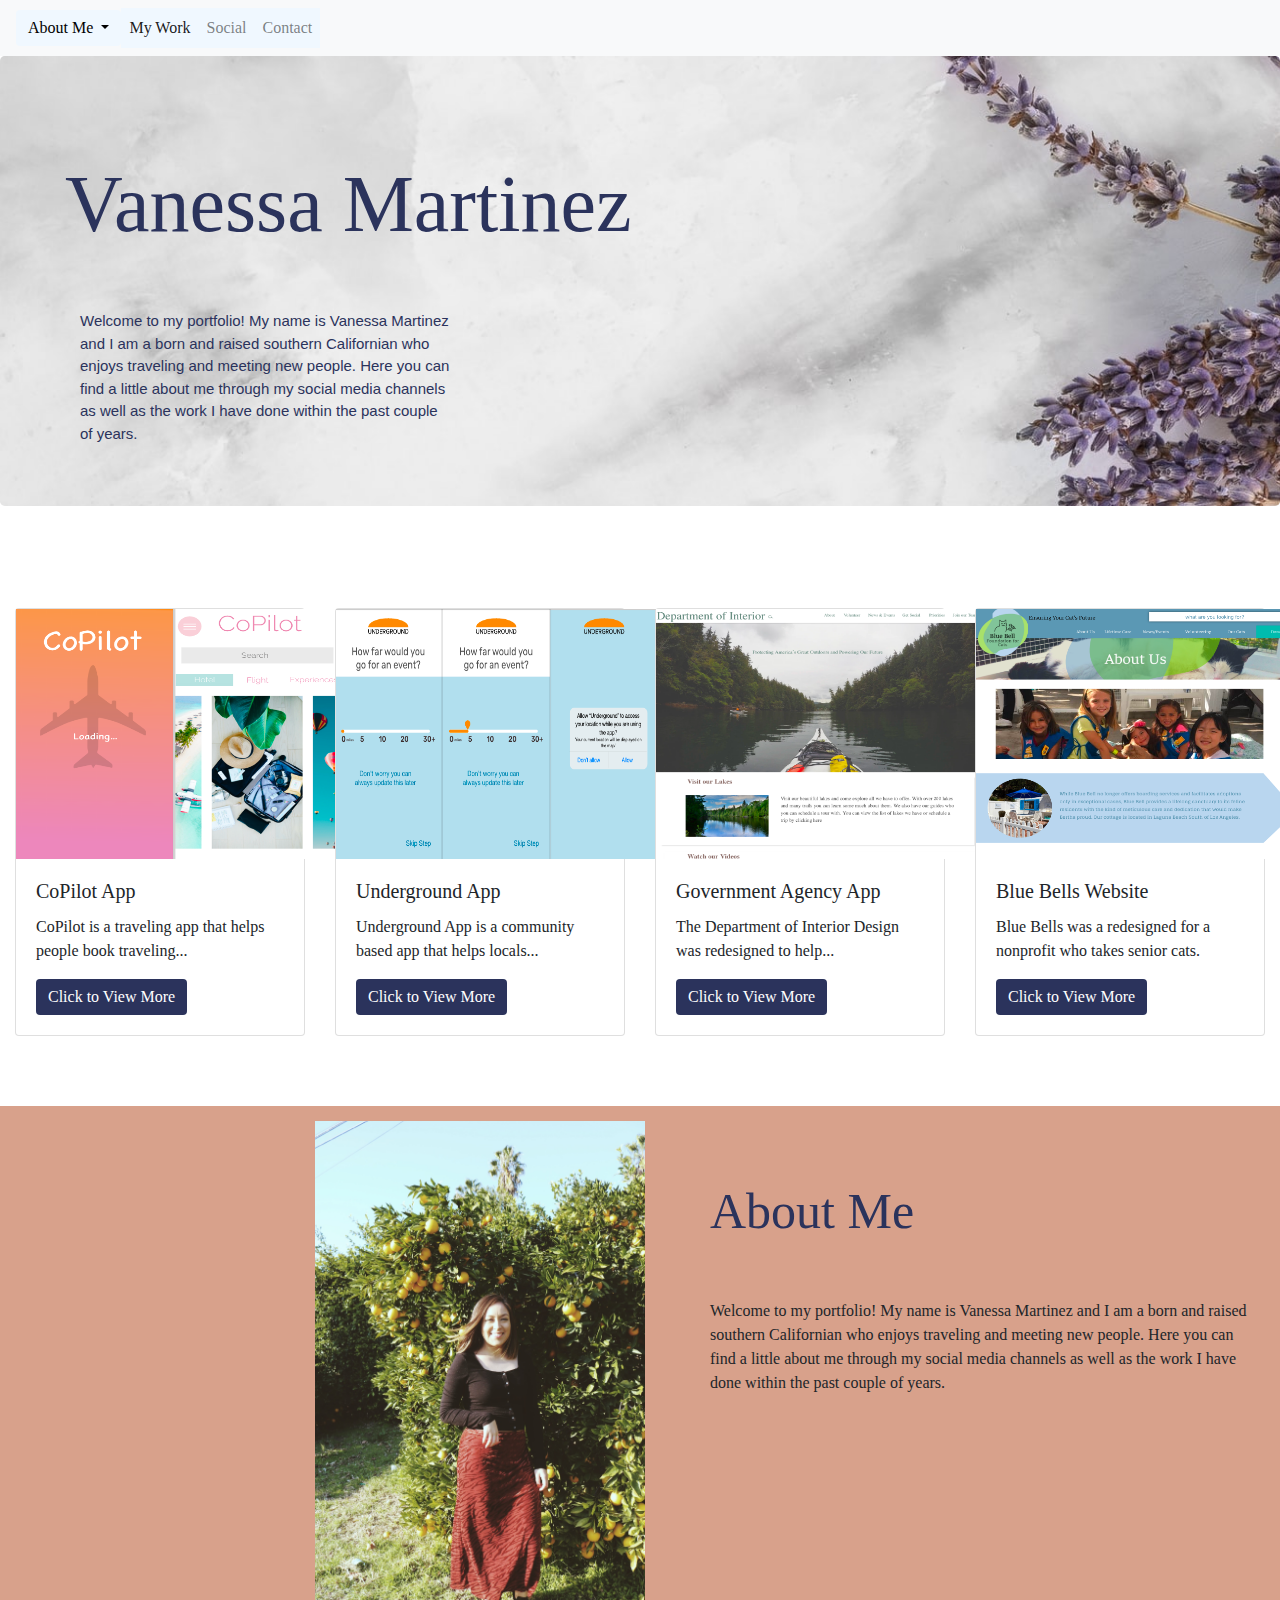
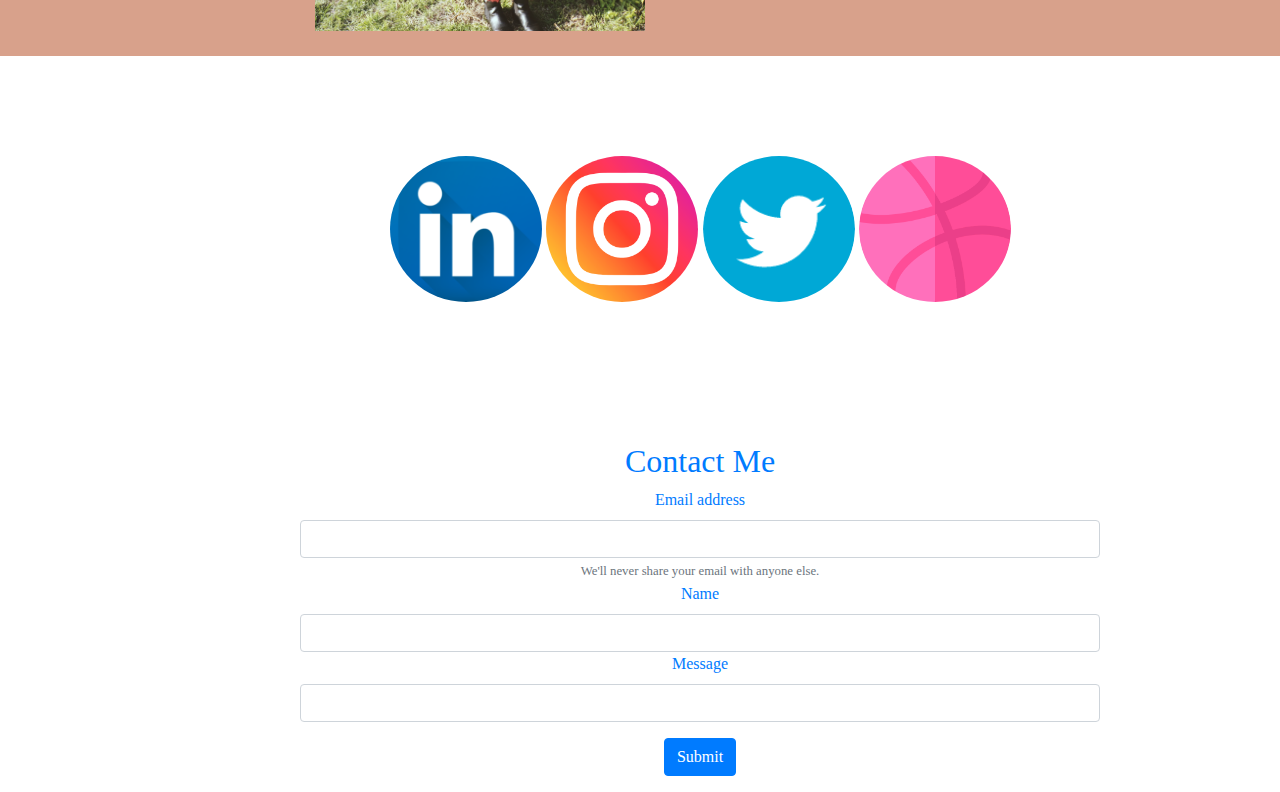
<file: index.html>
<!DOCTYPE html>
<html>

<head>
    <title>Vanessa Martinez</title>
    <link rel="stylesheet" href="https://stackpath.bootstrapcdn.com/bootstrap/4.4.1/css/bootstrap.min.css"
        integrity="sha384-Vkoo8x4CGsO3+Hhxv8T/Q5PaXtkKtu6ug5TOeNV6gBiFeWPGFN9MuhOf23Q9Ifjh" crossorigin="anonymous">

    <link href="CSS/index.css" rel="stylesheet">
<a href="file:///Users/vanessamartinez/Desktop/Bootstrap%20part%20two/page2.html#!"></a>

</head>

<body>
    <nav class="navbar navbar-expand-lg navbar-light bg-light">
        <div class="dropdown">
            <button class="btn btn-secondary dropdown-toggle navbar_index" type="button" id="dropdownMenuButton"
                data-toggle="dropdown" aria-haspopup="true" aria-expanded="false">
                About Me
            </button>
            <div class="dropdown-menu" aria-labelledby="dropdownMenuButton">
                <a class="dropdown-item" href="#">Bio</a>
                <a class="dropdown-item" href="#">My Resume</a>
            </div>
        </div>
        <button class="navbar-toggler" type="button" data-toggle="collapse" data-target="#navbarNavAltMarkup"
            aria-controls="navbarNavAltMarkup" aria-expanded="false" aria-label="Toggle navigation toggleme">
            <span class="navbar-toggler-icon"></span>
        </button>
        <div class="collapse navbar-collapse" id="navbarNavAltMarkup">
            <div class="navbar-nav">
                <a class="nav-item nav-link active navbar_index" href="page2.html">My Work <span
                        class="sr-only">(current)</span></a>
                <a class="nav-item nav-link navbar_index" href="#">Social</a>
                <a class="nav-item nav-link navbar_index scroll_trigger" href="#    ">Contact</a>
            </div>
        </div>
    </nav>
    <div class="jumbotron jumbotron1">
        <h1 class="display-4 welcome">Vanessa Martinez</h1>
        <div class="text">
            <p class="lead"> Welcome to my portfolio! My name is Vanessa Martinez and I am a born and raised southern
                Californian who enjoys traveling and meeting new people. Here you can find a little about me through my
                social media channels as well as the work I have done within the past couple of years.</p>
        </div>
    </div>
    <div class="container-fluid firstbox">
        <div class="row row_mine">
            <div class="cardContainer col-lg-3 col-md-3 col-sm-12">
                <div class="card">
                    <img src="Images/copilotcover.png" class="img1">
                    <div class="card-body all_text">
                        <h5 class="card-title">CoPilot App</h5>
                        <p class="card-text">CoPilot is a traveling app that helps people book traveling...</p>
                        <a href="#" class="btn btn-primary button_color">Click to View More</a>
                    </div>
                </div>
            </div>
            <div class="cardContainer col-lg-3 col-md-3 col-sm-12">
                <div class="card">
                    <img src="Images/Undergroundpt1 copy.png" class="second_cover">
                    <div class="card-body all_text">
                        <h5 class="card-title ">Underground App</h5>
                        <p class="card-text">Underground App is a community based app that helps locals...</p>
                        <a href="page2.html" class="btn btn-primary button_color">Click to View More</a>
                    </div>
                </div>
            </div>

            <div class="cardContainer col-lg-3 col-md-3 col-sm-12">
                <div class="card">
                    <img src="Images/gov1.png" class="third_cover">
                    <div class="card-body all_text">
                        <h5 class="card-title">Government Agency App</h5>
                        <p class="card-text">The Department of Interior Design was redesigned to help... </p>
                        <a href="page2.html" class="btn btn-primary button_color">Click to View More</a>
                    </div>
                </div>
            </div>

            <div class="cardContainer col-lg-3 col-md-3 col-sm-12">
                <div class="card">
                    <img src="Images/bluebells3.png" class="last_project">
                    <div class="card-body all_text">
                        <h5 class="card-title">Blue Bells Website</h5>
                        <p class="card-text">Blue Bells was a redesigned for a nonprofit who takes senior cats. </p>
                        <a href="page2.html" class="btn btn-primary button_color">Click to View More</a>
                    </div>
                </div>
            </div>
            <div class="box">
            <div class="media about_me2">
                <img src="Images/vanessa.png" class="img-vert me myphoto">
                <div class="media-body all_text col-lg-3 col-md-3 col-sm-12.">
                    <h5 class="mt-0 endtext textbox">About Me</h5>
                    <div class="text2 textbox">
                        Welcome to my portfolio! My name is Vanessa Martinez and I am a born and raised southern
                        Californian
                        who enjoys traveling and meeting new people. Here you can find a little about me through my
                        social
                        media channels as well as the work I have done within the past couple of years.
                    </div>
                </div>
            </div>
        </div>
            <div class=smologos>
                <a href="https://www.linkedin.com/in/stresslessnessa/" logos><img src="Images/Ellipse 26.png"><img>
                <a href="https://www.instagram.com/vanessa_maa"><img src="Images/Ellipse 27.png">
                <a href="https://twitter.com/vanessa_maaa/"><img src="Images/Ellipse 28.png">
                <a href="https://dribbble.com/VanessaMaa#"><img src="Images/Ellipse 29.png">
                </div>
            <form>
                <div class="form-group footer">
                    <h2> Contact Me</h2>
                    <label for="exampleInputEmail1">Email address</label>
                    <input type="email" class="form-control" id="exampleInputEmail1" aria-describedby="emailHelp">
                    <small id="emailHelp" class="form-text text-muted">We'll never share your email with anyone
                        else.</small>
                    <form>
                        <div class="form-group">
                            <label for="exampleFormControlInput1">Name</label>
                            <input type="email" class="form-control" id="exampleFormControlInput1">
                            <div class="form-group">
                                <label for="exampleFormControlInput1">Message</label>
                                <input type="email" class="form-control" id="exampleFormControlInput1"></div>
                        </div>
                    </form>
                    <div class="form-group form-check">
                    </div>
                    <button type="submit" class="btn btn-primary">Submit</button>
                </div>
            </form>






            <script src="https://code.jquery.com/jquery-3.3.1.slim.min.js"
                integrity="sha384-q8i/X+965DzO0rT7abK41JStQIAqVgRVzpbzo5smXKp4YfRvH+8abtTE1Pi6jizo"
                crossorigin="anonymous"></script>
            <script src="https://cdnjs.cloudflare.com/ajax/libs/popper.js/1.14.7/umd/popper.min.js"
                integrity="sha384-UO2eT0CpHqdSJQ6hJty5KVphtPhzWj9WO1clHTMGa3JDZwrnQq4sF86dIHNDz0W1"
                crossorigin="anonymous"></script>
            <script src="https://stackpath.bootstrapcdn.com/bootstrap/4.3.1/js/bootstrap.min.js"
                integrity="sha384-JjSmVgyd0p3pXB1rRibZUAYoIIy6OrQ6VrjIEaFf/nJGzIxFDsf4x0xIM+B07jRM"
                crossorigin="anonymous"></script>
</body>

</html>
</file>
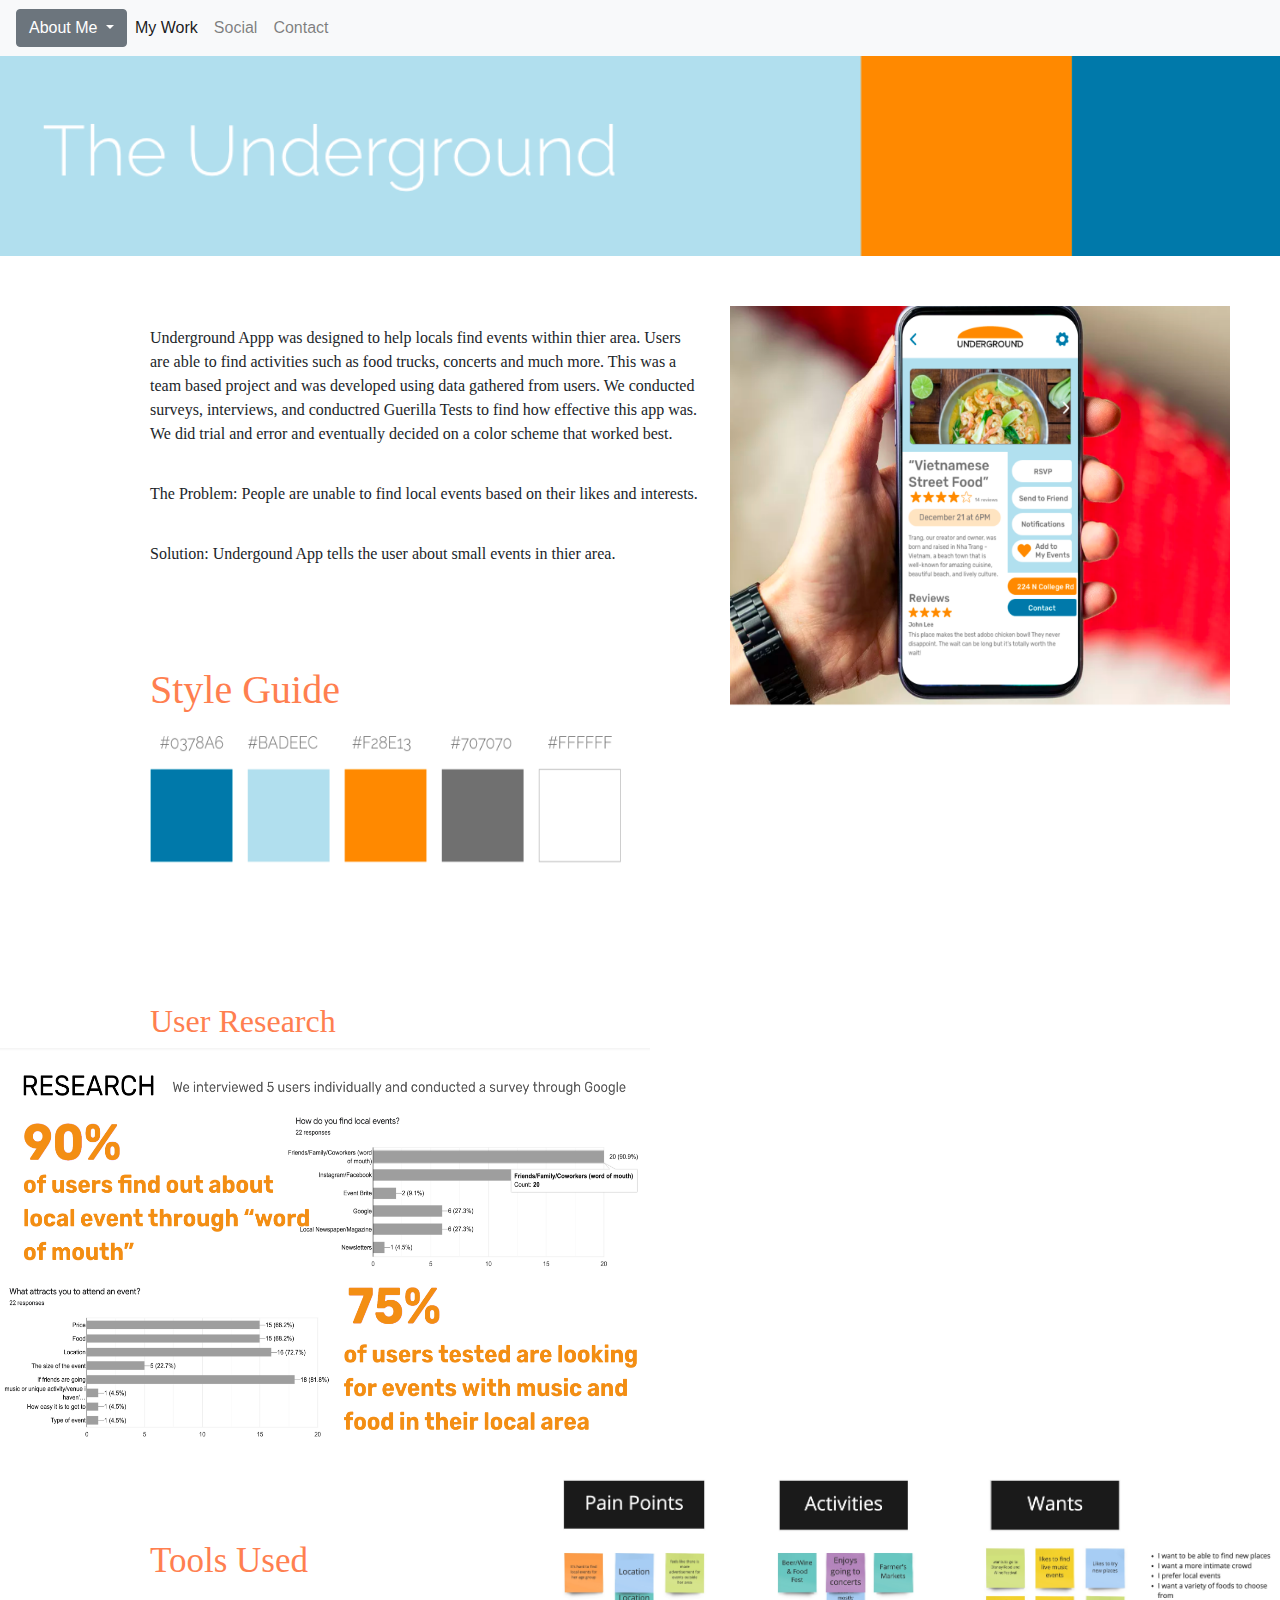
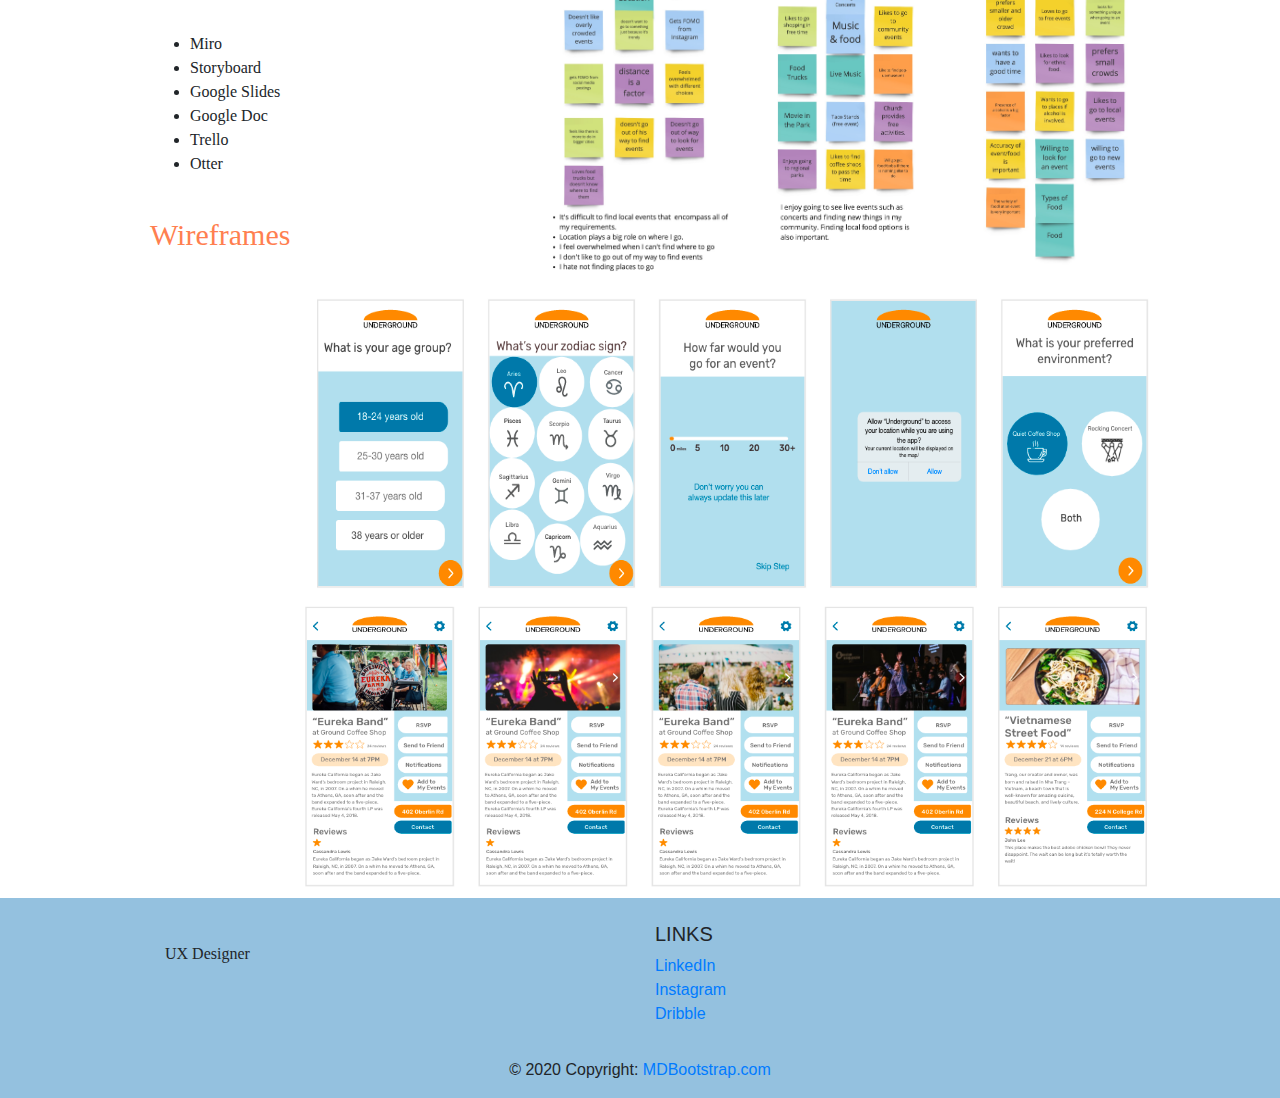
<file: page2.html>
<!DOCTYPE html>
<html>

<head>
    <link rel="stylesheet" href="https://stackpath.bootstrapcdn.com/bootstrap/4.4.1/css/bootstrap.min.css"
        integrity="sha384-Vkoo8x4CGsO3+Hhxv8T/Q5PaXtkKtu6ug5TOeNV6gBiFeWPGFN9MuhOf23Q9Ifjh" crossorigin="anonymous">
    <link href="CSS/2index.css" rel="stylesheet">

</head>

<body>

    <nav class="navbar navbar-expand-lg navbar-light bg-light">
        <div class="dropdown">
            <button class="btn btn-secondary dropdown-toggle navbar_index" type="button" id="dropdownMenuButton"
                data-toggle="dropdown" aria-haspopup="true" aria-expanded="false">
                About Me
            </button>
            <div class="dropdown-menu" aria-labelledby="dropdownMenuButton">
                <a class="dropdown-item" href="#">Bio</a>
                <a class="dropdown-item" href="#">My Resume</a>
            </div>
        </div>
        <button class="navbar-toggler" type="button" data-toggle="collapse" data-target="#navbarNavAltMarkup"
            aria-controls="navbarNavAltMarkup" aria-expanded="false" aria-label="Toggle navigation toggleme">
            <span class="navbar-toggler-icon"></span>
        </button>
        <div class="collapse navbar-collapse" id="navbarNavAltMarkup">
            <div class="navbar-nav">
                <a class="nav-item nav-link active navbar_index" href="#">My Work <span
                        class="sr-only">(current)</span></a>
                <a class="nav-item nav-link navbar_index" href="#">Social</a>
                <a class="nav-item nav-link navbar_index" href="#">Contact</a>
            </div>
        </div>
    </nav>

    <div class="coverunderground">
    </div>
    <div class="photoandtext">
        <img src="Images/undergroundhome.png" class="under">
        <p>Underground Appp was designed to help locals find events within thier area. Users are able to find activities such as food trucks, concerts and much more. This was a team based project and was developed using data gathered from users. We conducted surveys, interviews, and conductred Guerilla Tests to find how effective this app was. We did trial and error and eventually decided on a color scheme that worked best.</p>
        <p>The Problem: People are unable to find local events based on their likes and interests.
        </p>
        <p>Solution: Undergound App tells the user about small events in thier area.
        </p>
    </div>
    <div class="middle">
    <h1>Style Guide</h1>
    <img src="Images/colors.png" class="colors">
</div>
<h2> User Research</h2>
    <img src="Images/data.png"class="data">
    <img src="Images/dataunderground.jpg" class="data2">

<h3>Tools Used</h3>
<ul class="bulletpoints">
    <li>Miro</li>
    <li>Storyboard</li>
    <li>Google Slides</li>
    <li>Google Doc</li>
    <li>Trello</li>
    <li>Otter</li>
</ul>
<div class="wireframes">
<P> Wireframes</P>
<img src="Images/food2.png" class="food2">
<img src="Images/food.png" class="food">
</div>

<footer class="page-footer font-small blue pt-4 footer">
    <div class="container-fluid text-center text-md-left">
     <div class="row">
        <div class="col-md-6 mt-md-0 mt-3">
          <p>UX Designer</p>
        </div>
        <div class="col-md-3 mb-md-0 mb-3">
          <h5 class="text-uppercase">Links</h5>
        <ul class="list-unstyled">
            <li>
              <a href="#!">LinkedIn</a>
            </li>
            <li>
              <a href="#!">Instagram</a>
            </li>
            <li>
              <a href="#!">Dribble</a>
            </li>
        </ul>
        </div>
        </div>
    </div>
    <div class="footer-copyright text-center py-3">© 2020 Copyright:
      <a href="https://mdbootstrap.com/education/bootstrap/"> MDBootstrap.com</a>
    </div>
   </footer>



</body>



<script src="https://code.jquery.com/jquery-3.3.1.slim.min.js"
    integrity="sha384-q8i/X+965DzO0rT7abK41JStQIAqVgRVzpbzo5smXKp4YfRvH+8abtTE1Pi6jizo"
    crossorigin="anonymous"></script>
<script src="https://cdnjs.cloudflare.com/ajax/libs/popper.js/1.14.7/umd/popper.min.js"
    integrity="sha384-UO2eT0CpHqdSJQ6hJty5KVphtPhzWj9WO1clHTMGa3JDZwrnQq4sF86dIHNDz0W1"
    crossorigin="anonymous"></script>
<script src="https://stackpath.bootstrapcdn.com/bootstrap/4.3.1/js/bootstrap.min.js"
    integrity="sha384-JjSmVgyd0p3pXB1rRibZUAYoIIy6OrQ6VrjIEaFf/nJGzIxFDsf4x0xIM+B07jRM"
    crossorigin="anonymous"></script>


</html>
</file>
<file: CSS/index.css>
.navbar_index{
    font-family: "raleway";
    background-color: aliceblue;
    color: black;
    border: 0px;
}
.welcome{
    font-family: "playlist-script";
    font-size: 80px;
    color: #2B335C;
    padding-top: 50px;
    padding-left: 15px; }

.jumbotron1{
    background-image: url(../Images/greenery.jpeg);
    background-repeat: no-repeat;
    height: 450px;
    color:#2B335C;
    padding: 50px;
    background-size:1850px;

}
.img1{
    height: 250px;
    width: 323px;}

.second_cover{
 height: 250px;
 width: 323px;
}
.third_cover{
    height: 250px;
    width: 323px; 

}
.last_project{
    height: 250px;
    width: 323px;   
}
.about_me2{
    padding: 15px;
}
.text{
   box-sizing: inherit;
   text-align: left;
   width: 400px;
   font-size: 15px;

 }
.lead{
    font-size: 15px;
    padding-top: 50px;
    padding-left: 30px;
}
.firstbox{
padding-top: 70px;
}
.all_text{
    font-family: "raleway";
}
.about_me2{
    width: 50px;
    height: 50px;
}
.img-vert {
    transform: rotate(90deg);
    width: 500px;

}
.text2{
    display: inline-block;
    text-align: left;
    width: 600px;
    padding-top: 50px;
    padding-left: 50px;}

.endtext{
    padding-top: 60px;
    font-family: "playlist-script";
    font-size: 50px;
    color: #2B335C;
    width: 300px;
    padding-left: 50px;
}
.button_color{
    background-color:#2B335C;
    border: coral;

}
.footer{
    width: 800px;
    text-align: center;
    margin-left: 300px;
    font-family: "raleway";
    margin-top: 140px;
    display: block;
}
.img-vert {
    transform: rotate(0deg);
    width: 330px;
    height: 510px;
    margin: auto;
    margin-left: 300px;
}
.smologos{
    margin-left: 390px;
    margin-top: 100px;}

.box{
    width: 100%;
    height: 550px;
    margin-top: 70px;
    background-color:rgb(216, 161, 139);
    align-items: center;

}
</file>
<file: CSS/2index.css>
.coverunderground{
    width: 100%;
    background: fill;
    background-size: cover;
    height: 200px;
    background-image:url(../Images/logo.png);
    background-repeat: no-repeat;
    color:white;
    text-align: center;
    font-family: "raleway";
}
.under{
    width: 550px;
    height: 400px;
    float: right;
    padding-right: 50px;
}
.photoandtext{
   margin-top: 50px;
}
p{
    width: 550px;
    padding-top: 20px;
    margin-left: 150px;
    font-family: "raleway";
}
h1{
    margin-left: 150px;
    color: coral;
    font-family: "raleway";
    margin-top: 100px;
}
h2{
    margin-left: 150px;
    margin-top: 100px;
    font-family: "raleway";
    color: coral;   
}
.colors{
    width: 490px;
    height: 180px;
    margin-left: 140px;

}
.data{
    width: 650px;
    height:400px;
    float:left;
}
h3{
    color: coral;
    font-family: "raleway";
    margin-left: 150px;
    margin-top: 500px;
    font-size: 35px;
}
.data2{
    width: 750px;
    height:450px;
    float: right;
}
.bulletpoints{
     font-family: "raleway";
     margin-top: 50px;
     margin-left: 150px;
}
.wireframes{
    color: coral;
    font-family: "raleway";
    font-size: 30px;
}
.food2{
    width: 860px;
    height: 300px;
    margin-left: 300px;

}
.food{
    margin-left:300px;
    width: 860px;
    height: 300px;
}
.footer{
    background-color: rgb(148, 193, 223);
}
</file>
